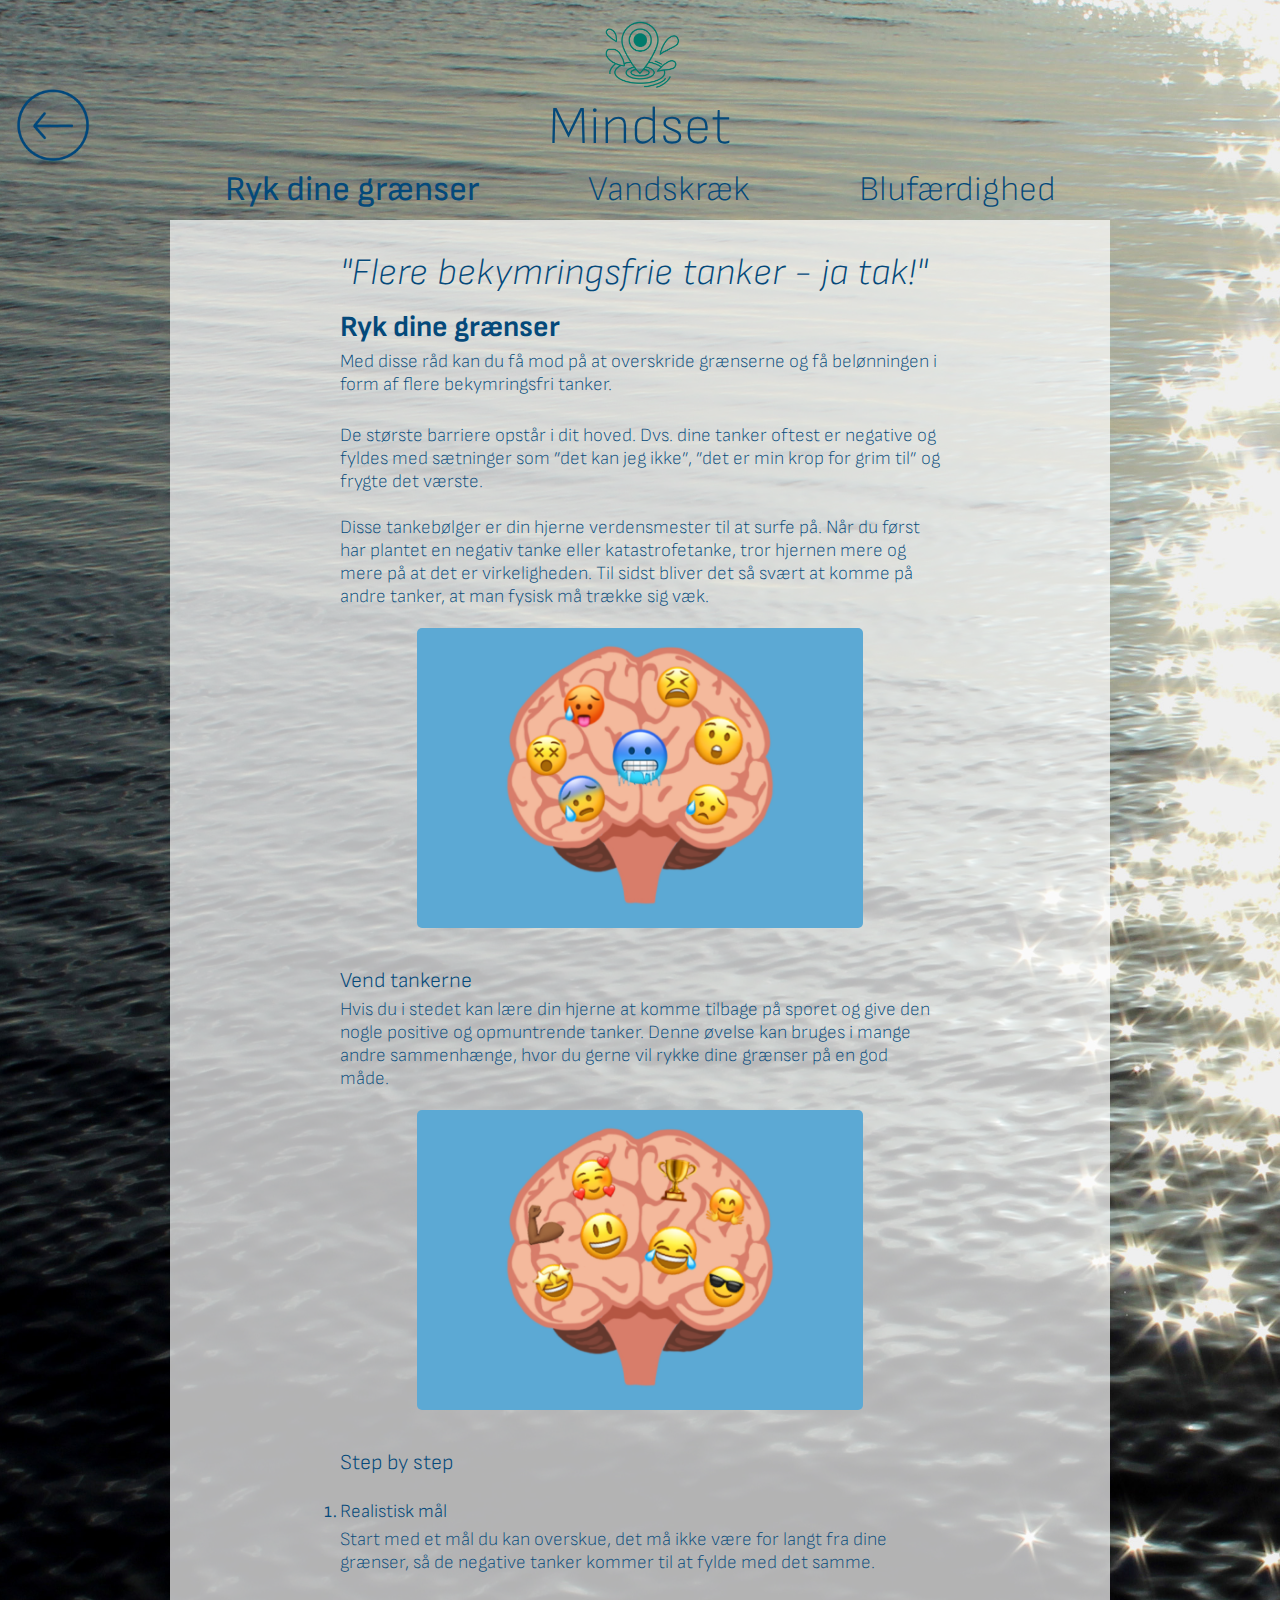
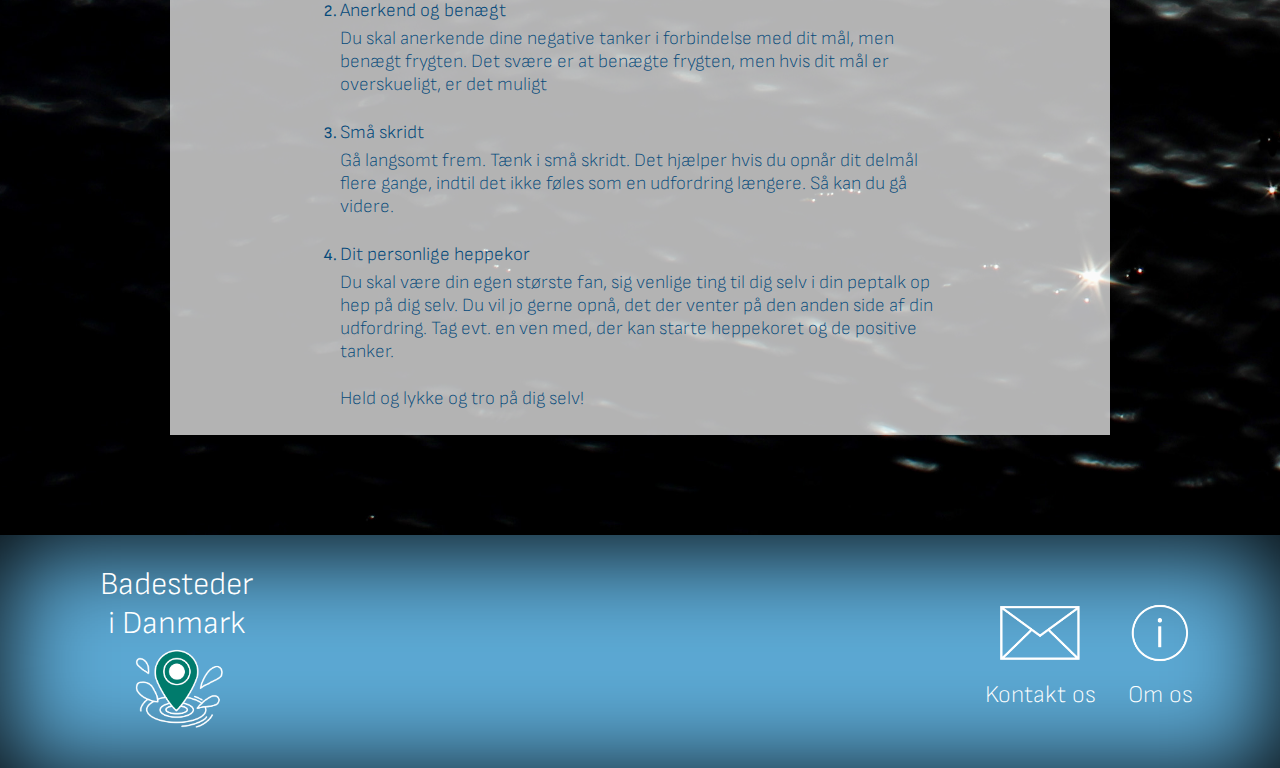
<file: mindset.html>
<!DOCTYPE html>
<html lang="en">
<head>
    <meta charset="UTF-8">
    <meta http-equiv="X-UA-Compatible" content="IE=edge">
    <meta name="viewport" content="width=device-width, initial-scale=1.0">
    <link href="https://fonts.googleapis.com/css2?family=Sofia+Sans:ital,wght@0,100;0,200;0,300;0,400;1,100;1,200;1,300;1,400&display=swap" rel="stylesheet">
    <title>Mindset</title>
    <link rel="stylesheet" href="styles.css">
</head>
<body>
    <section id="mindsetbaggrund">

        <a href="index.html">
            <img id="piltilbage" src="figurer/piltilbageblå.png" alt="Pil tilbage" height="80px">
        </a>

        <div id="overskrift">
            <a href="index.html">
                <img src="figurer/logogrøn.png" alt="logo" height="80px">
            </a>

            <h1>Mindset</h1>
            <div class="underartikler"> 
                <h2 id="valgtartikel">Ryk dine grænser</h2>
                <h2> <a href="#">Vandskræk</a></h2>
                <h2> <a href="">Blufærdighed</a> </h2>
            </div>
        </div>

        <article>
            <section id="brødtekst">
                <h3>"Flere bekymringsfrie tanker - ja tak!"</h3>
                <h4>Ryk dine grænser</h4>
                    <p>Med disse råd kan du få mod på at overskride grænserne og få 
                        belønningen i form af flere bekymringsfri tanker. 
                        <br>
                        <br>
                    </p>
                
                    <p>De største barriere opstår i dit hoved. Dvs. dine tanker oftest 
                    er negative og fyldes med sætninger som ”det kan jeg ikke”, 
                    ”det er min krop for grim til” og frygte det værste.
                    <br>
                    <br>
                    Disse tankebølger er din hjerne verdensmester til at surfe på. 
                    Når du først har plantet en negativ tanke eller katastrofetanke, 
                    tror hjernen mere og mere på at det er virkeligheden. 
                    Til sidst bliver det så svært at komme på andre tanker, at man 
                    fysisk må trække sig væk. 
                    </p>

                <div class="illustration">
                    <img src="figurer/negativ.png" alt="Illustration" height="300px">
                </div>
                
                <h5>Vend tankerne</h5>
                    <p>Hvis du i stedet kan lære din hjerne at komme tilbage på 
                    sporet og give den nogle positive og opmuntrende tanker. 
                    Denne øvelse kan bruges i mange andre sammenhænge, hvor du 
                    gerne vil rykke dine grænser på en god måde. 
                    </p>

                <div class="illustration">
                    <img src="figurer/positiv.png" alt="Illustration" height="300px">
                </div>

                <h5>Step by step</h5>
                    <ol>
                        <li> <h6>Realistisk mål</h6>
                            <p>
                                Start med et mål du kan overskue, det må ikke være 
                                for langt fra dine grænser, så de negative tanker kommer 
                                til at fylde med det samme.
                            </p>
                        </li>
                        <li> <h6> Anerkend og benægt </h6>
                            <p>
                                Du skal anerkende dine negative tanker i forbindelse 
                                med dit mål, men benægt frygten. Det svære er at 
                                benægte frygten, men hvis dit mål er overskueligt, 
                                er det muligt
                            </p>
                        </li>
                        <li> <h6> Små skridt </h6>
                            <p>
                                Gå langsomt frem. Tænk i små skridt. Det hjælper 
                                hvis du opnår dit delmål flere gange, indtil det 
                                ikke føles som en udfordring længere. Så kan du gå videre. 
                            </p>
                        </li>
                        <li> <h6> Dit personlige heppekor </h6>
                            <p>
                                Du skal være din egen største fan, sig venlige ting til dig 
                                selv i din peptalk op hep på dig selv. Du vil jo gerne opnå, 
                                det der venter på den anden side af din udfordring. 
                                Tag evt. en ven med, der kan starte heppekoret og de positive tanker. 
                            </p>
                        </li>
                    </ol>
                    <br>
                    <p>Held og lykke og tro på dig selv!</p>

            </section>
            
        </article>
    </section>

    <footer>

        <div id="footerlogo">
            <a href="index.html"> 
            <h1>Badesteder<br>i Danmark</h1>
            <img src="figurer/logogrønlokation.png" alt="logo" height="90px">
            </a>
        </div>

        <div class="kontaktinfo">

            <div>
                <a href="kontakt.html"> 
                    <img src="figurer/brev.png" alt="brevikon" height=" 80px">
                    <h5>Kontakt os</h5>
                </a>
            </div>

            <div> 
                <a href="omos.html"> 
                    <img src="figurer/omoshvid.png" alt="infoikon" height="80px"> 
                    <h5>Om os</h5>
                </a>
            </div>
            
        </div>

    </footer>
</body>
</html>
</file>
<file: styles.css>
*{
    margin: 0%;
    padding: 0%;
    font-family: 'Sofia Sans', sans-serif; /*sans-serif, hvis browseren ikke kan loade Sofia Sans*/
}

.forside {
    position: relative;
    right: 0;
    width: 100%;
    min-height: 100vh; /*Viewport Height - videoen bliver ikke mindre*/
    
}

nav {
    padding: 40px 60px;
    display: flex;
    justify-content: space-between;
    align-items: center;
}

nav #badesteder{
    color: white;
    font-size: 26pt;
    font-weight: 400;
}

nav a:link{
    text-decoration: none;
}

nav .menu{
    color: white;
    font-size: 26pt;
    font-weight: 200;
}

nav .menu:hover{
    color: white;
    font-size: 26pt;
    font-weight: 400;
}

.forside header .søgefelt {
    width: 250px;
    height: 50px;
    background-color: white;
    opacity: 0.75;
    z-index: 30;
    position: absolute;
    right: 60px;
    top: 100px;
    border-radius: 5px;
}

.title{ 
    font-size: 24pt;
    font-weight: 300;
    height: 500px;
    text-align: center;
    color: white;
    display: flex;
    flex-direction: column;
    align-items: center;
    justify-content: center;
    z-index: 10;
}

#videofooter{
    width: 100%;
    padding: 20px 0px;
    display: flex; /* for at få kontakt info til at være flex-item*/
}

.kontaktinfo {
    margin-left: auto; /* margin-left er auto for at få boksen væk fra playpause*/
}

.forside video{
    position: absolute;
    top: 0;
    left: 0;
    width: 100%;
    height: 100%;
    object-fit: cover;  /*for at få whitespace væk fra oven og neden*/
    z-index: -20;
}

#forsidebaggrund {
    background-image: url(images/bænk.jpg);
    padding-bottom: 60px;
    background-size: cover;
    background-position: center;
    background-repeat: no-repeat;
}

#piltilbage {
    position: absolute; /*for at få pilen helt ud til venstre*/
    margin: 85px 0 0 10px;
}

#overskrift{
    text-align: center;
    padding-top: 10px;
}

#overskrift h1{
    color: #04497A;
    font-weight: 200;
    font-size: 40pt;
    text-align: center;
}

#overskrift h2{
    color: #04497A;
    font-weight: 200;
    font-size: 26pt;
    text-align: center;
}

#overskrift a:link{
    color: #04497A;
    text-decoration: none;
}

#overskrift a:visited{
    color: #04497A;
    text-decoration: none;
}

.underartikler {
    margin: 10px 170px;
    display: flex;
    justify-content: space-around;
}

.underartikler h2 a:hover{
    font-weight: 400;
}

.underartikler #valgtartikel {
    font-weight: 400;
}

article {
    background: rgba(256, 256, 256, 0.7); /*for kun at gøre <article> gennemsigtig uden childelementerne*/
    margin: 0px 170px 40px 170px; /*for at få luft i siden*/
}

#danmarkskort{
    text-align: center;
    padding: 20px 100px;
    opacity: 1;
    z-index: 20;
}

#danmarkskort img{
    border-radius: 5px;
    opacity: 1;
}

#allestedersøg {
    display: flex;
    align-items: center;
    padding-right: 100px;
    padding-bottom: 20px;
}

#allecheckboks{
    padding: 7px 0px 7px 100px;
    list-style: none;
    color: #04497A;
    font-weight: 200;
    font-size: 16pt;
}

.søgefelt{
    width: 200px;
    height: 38px;
    background-color: rgba(128, 128, 128, 0.25);
    z-index: 30;
    border-radius: 5px;
    margin-left: auto;
    
}

#valgmuligheder {
    background-color: white;
    background: transparent;
    display: flex;
    justify-content: space-between;
    padding: 0px 100px;
    
    
}

.emneliste h3 {
    color: #04497A;
    font-weight: 200;
    font-size: 22pt;
    padding-bottom: 15px;
}

.emneliste {
    padding: 20px 0px;
}

.emneliste li {
    list-style: none;
    color: #04497A;
    font-weight: 200;
    font-size: 16pt;
    padding: 7px 0px;
}

#sikkerhed{
    background: rgba(256, 256, 256, 0.5);
    text-align: center;
    color: #04497A;
    margin: 40px 170px 0 170px;
}

#sikkerhed h2{
    padding: 20px 0 10px 0;
    font-weight: 300;
    font-size: 28pt;
}

#sikkerhed p{
    padding: 10px 0 20px 0;
    font-weight: 200;
    font-size: 18pt;
}

#sikkerhed a:link{
    color: #04497A;
}

#sikkerhed a:visited{
    color: #04497A;
}

#sikkerhed img{
    border-radius: 5px;
}

footer {
    background-color: #5CA9D4;
    display: flex;
    padding: 30px 60px 30px 100px;
    justify-content: space-around;
    box-shadow: inset 00px 10px 100px 1px black;
}

#footerlogo{
    text-align: center;
    align-items: center;
    justify-content: center;
    display: flex;    
}

#footerlogo h1{
    color: white;
    font-weight: 300;
}

#footerlogo a:link{
    text-decoration: none;
}

#footerlogo a:visited{
    text-decoration: none;
}

.kontaktinfo {
    display: flex;
    align-items: center;
}

.kontaktinfo a:link{
    text-decoration: none;
}

.kontaktinfo a:visited{
    text-decoration: none;
}

.kontaktinfo div {
    flex-wrap: wrap; /*for at få teksten til at stå under ikonerne*/
    flex-direction: column;
    
}

.kontaktinfo h5{
    color: white;
    font-weight: 200;
    font-size: 18pt;
    padding: 2px 0px;
    text-align: center;
}

/*styles til moesgaard*/

#moesgaardbaggrund{
    background-image: url(images/moesgaardstrand1.jpg);
    padding-bottom: 60px;
    background-size: cover;
    background-position: center;
    background-repeat: no-repeat;
}

#adresse{
    text-align: center;
    padding: 20px;
}

#adresse img{
    border-radius: 5px;
}

#adresse h4{
    color: #04497A;
    font-weight: 200;
    font-size: 16pt;
    line-height: 26pt;
}

#beskrivelse {
    color: #04497A;
    padding: 10px 100px;
    font-size: 16pt;
    font-weight: 200;
}

#trebilleder {
    display: flex;
    justify-content: space-around;
    padding: 20px;
}

/*styles til vinterbadning*/

#vinterbadningbaggrund{
    background-image: url(images/IMG_0223.JPG);
    padding-bottom: 60px;
    background-size: cover;
    background-position: -670px, 0px;
    background-repeat: no-repeat;
}

#vinterbadningbaggrund #overskrift h1{
    color: white;
}

#vinterbadningbaggrund #overskrift h2{
    color: white;
}

#vinterbadningbaggrund .underartikler h2 a:link{
    color: white;
    text-decoration: none;
}

#vinterbadningbaggrund .underartikler h2 a:visited{
    color: white;
    text-decoration: none;
}


#brødtekst {
    padding: 20px 170px;
    color: #04497A;
}

#brødtekst h3{
    font-style: italic;
}

h3 {
    font-size: 28pt;
    font-weight: 200;
    padding-top: 10px;
    padding-bottom: 5px;
}


h4 {
    font-size: 22pt;
    padding-top: 10px;
    padding-bottom: 5px;
}

h5 {
    font-size: 16pt;
    padding-top: 20px;
    padding-bottom: 5px;
    font-weight: 300;
}

p {
    font-weight: 200;
    font-size: 14pt;
    padding-bottom: 5px;
    color: #04497A;
}

h6 {
    font-size: 14pt;
    padding-top: 20px;
    padding-bottom: 5px;
    font-weight: 300;
}

#brødtekst a:link{
    color: #04497A;
}

#brødtekst a:visited{
    color: #04497A;
}

/*styles til påvirkningpåkroppen*/

#brødtekst .illustration{
    padding: 15px;
    text-align: center;
}

#brødtekst img{
    border-radius: 5px;
}

/*styles til mindset*/

#mindsetbaggrund {
    background-image: url(images/stjerner.jpg);
    padding-bottom: 60px;
    background-size: cover;
    background-position: -250px, 0px; /*for at få stjernene ud til højre*/
    background-repeat: no-repeat;
}

/*styles til kontakt*/

#kontaktbaggrund {
    background-image: url(images/blåmusling.jpg);
    /*padding-bottom: 60px;*/
    background-size: cover;
    background-position: center;
    background-repeat: no-repeat;
}

#kontaktbaggrund #overskrift h1{
    color: white;
}

#kontaktp {
    height: 550px;
    font-size: 18pt;
    font-weight: 300;
    display: flex;
    justify-content: center;
    align-items: center;

}
</file>
